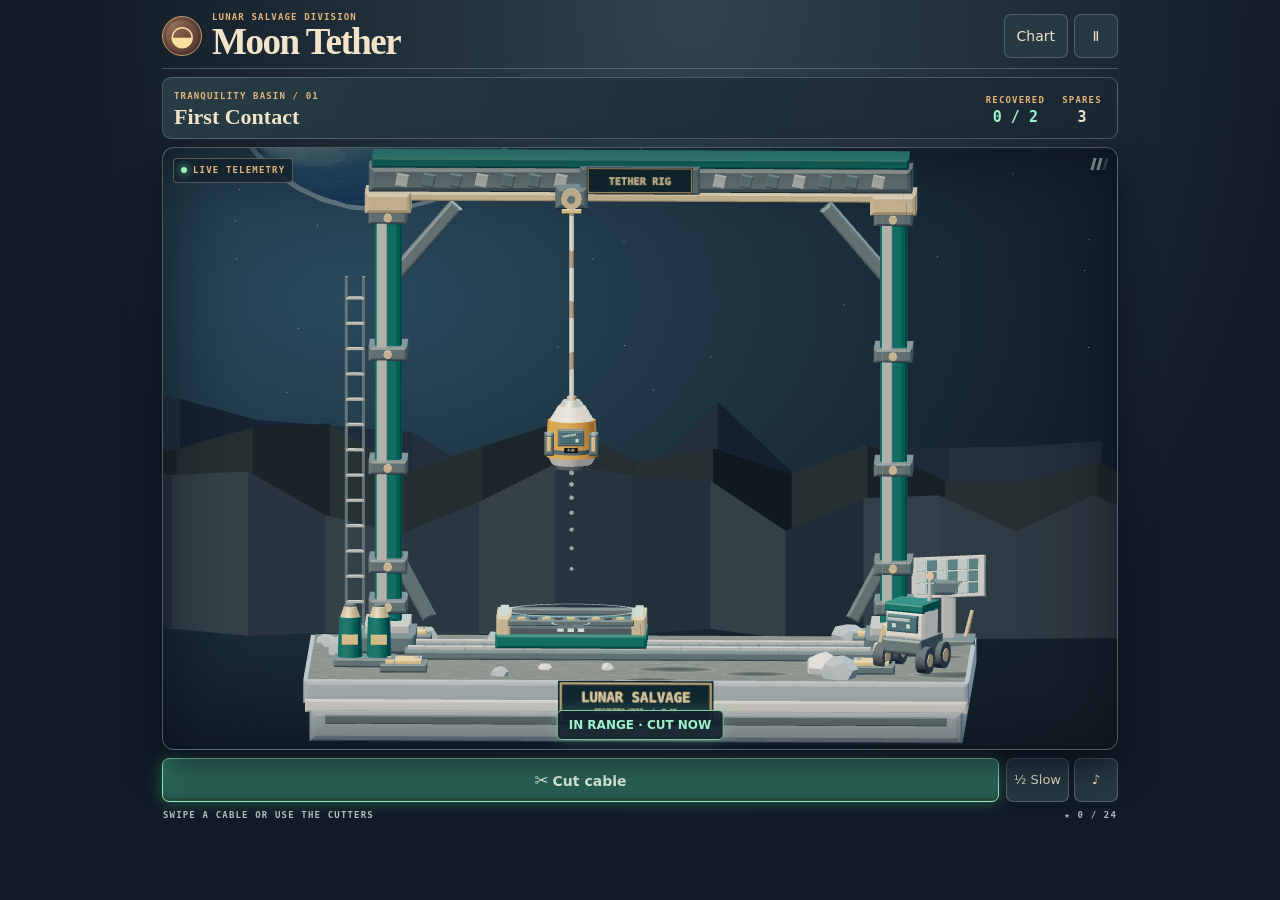
<file: index-source.html>
<!doctype html>
<html lang="en">
<head>
<meta charset="utf-8"><meta name="viewport" content="width=device-width,initial-scale=1,viewport-fit=cover">
<meta name="theme-color" content="#111b25"><title>Moon Tether</title>
<link rel="stylesheet" href="style.css">
</head>
<body>
<div class="shell">
<header>
 <div class="insignia" aria-hidden="true">◒</div><div class="identity"><p>LUNAR SALVAGE DIVISION</p><h1>Moon Tether</h1></div>
 <nav aria-label="Station"><button id="chart">Chart</button><button id="pause" aria-label="Pause" title="Pause">Ⅱ</button></nav>
</header>
<main>
 <section class="brief" aria-label="Sector and recovery status">
  <div class="sector"><span id="chapter" class="label"></span><h2 id="sector"></h2></div>
  <div class="meters"><div><span class="label">RECOVERED</span><b id="pods"></b></div><div><span class="label">SPARES</span><b id="spares"></b></div></div>
 </section>
 <section id="stage" class="stage" aria-label="Lunar salvage platform">
  <canvas id="scene" aria-label="Swipe across a cable to cut it"></canvas><canvas id="flat" hidden aria-label="Swipe across a cable to cut it"></canvas>
  <div class="scan" aria-hidden="true"></div>
  <div class="tag"><span></span> LIVE TELEMETRY</div>
  <div class="bearing" aria-hidden="true"><i></i><i></i><i></i></div>
  <div id="cue" class="cue"></div>
  <div id="impact" class="impact" role="status"></div>
 </section>
 <section class="console" aria-label="Cable cutters">
  <div id="cutters" class="cutters">
   <button id="left" class="cut"><span class="icon" aria-hidden="true">✂</span><span id="leftText">Cut cable</span></button>
   <button id="right" class="cut" hidden><span class="icon" aria-hidden="true">✂</span>Cut right</button>
  </div>
  <div class="quick"><button id="focus" aria-pressed="false" title="Slow motion">½<span> Slow</span></button><button id="sound" aria-label="Mute sound" title="Sound">♪</button></div>
 </section>
 <p class="footer"><span>SWIPE A CABLE OR USE THE CUTTERS</span><span id="stars"></span></p>
</main>
</div>
<dialog id="modal"><div id="content"></div></dialog>
<script src="vendor/three.min.js"></script>
<script type="module" src="app.mjs"></script>
</body></html>
</file>
<file: style.css>
:root{color-scheme:dark;--back:#111b25;--text:#f2e4cb;--dim:#bdc6c7;--gold:#e5b47a;--edge:#b7c7d04b;--panel:#192934;--mint:#9cf3c9}
*{box-sizing:border-box}[hidden]{display:none!important}
body{margin:0;min-height:100dvh;background:radial-gradient(ellipse at 54% 0%,#30434e,#111b25 64%);color:var(--text);font:14px system-ui,sans-serif}
button{min-height:44px;border:1px solid var(--edge);border-radius:7px;padding:0 12px;background:#273943;color:inherit;font:inherit;cursor:pointer;touch-action:manipulation}
button:hover:not(:disabled){border-color:var(--gold);background:#334a56}
button:disabled{opacity:.46;cursor:default}
button:focus-visible{outline:3px solid #ffd9a4;outline-offset:2px}
.shell{width:min(100%,980px);margin:auto;padding:max(10px,env(safe-area-inset-top)) max(12px,env(safe-area-inset-right)) max(6px,env(safe-area-inset-bottom)) max(12px,env(safe-area-inset-left))}
header{display:flex;align-items:center;gap:10px;padding:2px 0 8px;border-bottom:1px solid var(--edge)}
.insignia{display:grid;place-items:center;border-radius:50%;width:40px;height:40px;border:1px solid #c2996c;background:radial-gradient(at 20% 20%,#966f56,#482d29);color:#ffdf9f;font:28px Georgia,serif;box-shadow:inset 0 0 0 3px #361e1e3f}
.identity{flex:1}
p,h1,h2{margin:0}
.identity p,.label,.tag,.footer{font:700 9px/1.2 ui-monospace,monospace;letter-spacing:.13em;color:var(--gold)}
h1{font:700 clamp(25px,4vw,37px)/1 Georgia,serif;letter-spacing:-.04em}
nav{display:flex;gap:6px}nav button{min-width:44px}
.brief{display:flex;justify-content:space-between;align-items:center;gap:10px;padding:8px 11px;border:1px solid var(--edge);border-radius:9px;background:linear-gradient(110deg,#273c44,#1a2732);margin:8px 0}
.sector h2{font:700 clamp(16px,2.5vw,22px) Georgia,serif;margin-top:2px}
.meters{display:flex;gap:13px;text-align:center}.meters div{min-width:48px}.meters b{display:block;margin-top:2px;font:700 15px ui-monospace,monospace}.meters div:first-child b{color:var(--mint)}
.stage{--sky:#29495c;position:relative;isolation:isolate;overflow:hidden;border-radius:12px;border:1px solid #cbd2cf52;height:clamp(365px,67dvh,680px);background:radial-gradient(ellipse at 20% 25%,var(--sky),#14212c 68%,#141d26);box-shadow:0 18px 34px #080e16ad}
.stage canvas{display:block;width:100%;height:100%;touch-action:none}
.scan{position:absolute;inset:0;pointer-events:none;box-shadow:inset 0 0 66px #070d16b3;background:repeating-linear-gradient(0deg,#97bfd503 0 1px,transparent 1px 4px)}
.tag,.cue,.impact,.bearing{pointer-events:none;position:absolute}
.tag{left:10px;top:10px;padding:6px 7px;border-radius:4px;border:1px solid #dfc7a354;background:#14232ddd;display:flex;align-items:center;gap:6px}
.tag span{width:6px;height:6px;border-radius:50%;background:#9df1be;box-shadow:0 0 8px #9df1be}
.bearing{right:10px;top:10px;display:flex;gap:3px}.bearing i{display:block;width:3px;height:12px;background:#a9c1c1;transform:skew(-15deg);opacity:.6}.bearing i:last-child{opacity:.2}
.cue{bottom:9px;left:50%;transform:translateX(-50%);width:max-content;max-width:95%;text-align:center;padding:7px 11px;border-radius:5px;font-size:12px;font-weight:700;background:#13212be8;border:1px solid #c3b78d62}
.cue[data-hot=true]{color:var(--mint);border-color:#7fc7a4;box-shadow:0 0 18px #a5fed636}
.impact{top:23%;left:50%;transform:translate(-50%,-50%);font:700 clamp(20px,5vw,45px) Georgia,serif;white-space:nowrap;text-shadow:0 3px 7px #111a20,0 0 20px #13202a;letter-spacing:.02em;color:#d5ffe5}
.impact.miss{color:#ffc9a8}
.console{display:flex;align-items:stretch;gap:7px;padding-top:8px}
.cutters{display:flex;flex:1;gap:6px}
.cut{flex:1;font-weight:800;background:linear-gradient(#926449,#634434);border-color:#d0a678;box-shadow:inset 0 -3px 0 #422d26}
.cut:not(:disabled):hover{background:#aa7957}
.cut.ready{color:#ebffeb;background:linear-gradient(#357a68,#25594e);border-color:#9bedbd;box-shadow:0 0 16px #69ffc54d,inset 0 -3px 0 #254b3b}
.cut .icon{margin-right:4px;font-size:17px}
.quick{display:flex;gap:5px}.quick button{min-width:44px;padding:0 7px;font-size:13px}.quick button[aria-pressed=true]{border-color:var(--mint);color:var(--mint)}
.footer{display:flex;justify-content:space-between;gap:7px;color:#afbdc0;margin:8px 1px 0;font-size:9px}
dialog{border:1px solid #b4ac85;background:linear-gradient(150deg,#273e47,#15252f);color:var(--text);border-radius:12px;width:min(92vw,565px);max-height:89dvh;overflow:auto;padding:15px;box-shadow:0 18px 75px #080f17}
dialog::backdrop{background:#0a1118b9;backdrop-filter:blur(4px)}
.dialog-head{display:flex;justify-content:space-between;align-items:center;margin-bottom:10px;gap:8px}
.dialog-head h2{font:700 26px Georgia,serif}.dialog-head button{padding:0 9px}
.actions{display:flex;justify-content:flex-end;flex-wrap:wrap;gap:6px;margin-top:13px}
.primary{border-color:#e2b779;background:#866041;font-weight:750}
.primary:hover:not(:disabled){background:#a17650}
.receipt{border:1px solid var(--edge);border-radius:8px;padding:12px;background:#14232d;text-align:center}
.receipt .medals{color:#f0bf7e;letter-spacing:.25em;font-size:28px}
.receipt p{color:var(--dim);margin:6px 0}
.chartgrid{display:grid;grid-template-columns:repeat(2,minmax(0,1fr));gap:7px}
.chartgrid button{padding:7px;display:grid;grid-template-columns:32px 1fr;align-items:center;text-align:left;line-height:1.2}
.chartgrid button span:first-child{font:700 13px monospace;color:var(--gold)}
.chartgrid small{display:block;color:#b1c4c4;margin-top:2px}
.skins{display:flex;gap:5px;flex-wrap:wrap;margin-top:12px}
.skins button{flex:1;padding:0 5px;font-size:12px}.skins button[aria-pressed=true]{border-color:var(--mint)}
.gifts{font-size:12px;color:var(--dim);margin-top:7px}
@media(max-width:600px){.stage{height:clamp(278px,54dvh,520px)}.shell{max-width:480px;padding-left:max(7px,env(safe-area-inset-left));padding-right:max(7px,env(safe-area-inset-right))}.identity p{font-size:8px}.insignia{width:34px;height:34px;font-size:23px}.footer{font-size:8px}}
@media(orientation:landscape) and (max-height:570px){.shell{max-width:none;padding-top:3px}header{padding:0 0 3px}.identity p{display:none}main{display:grid;grid-template-columns:1fr minmax(195px,28vw);gap:6px}.stage{grid-row:1 / span 3;height:calc(100dvh - 56px)}.brief{grid-column:2;display:block;margin:4px 0 0}.meters{justify-content:flex-start;margin-top:7px}.console{grid-column:2;display:block;padding-top:0}.quick{margin-top:6px}.footer{grid-column:2;display:grid;align-self:start}}
</file>
